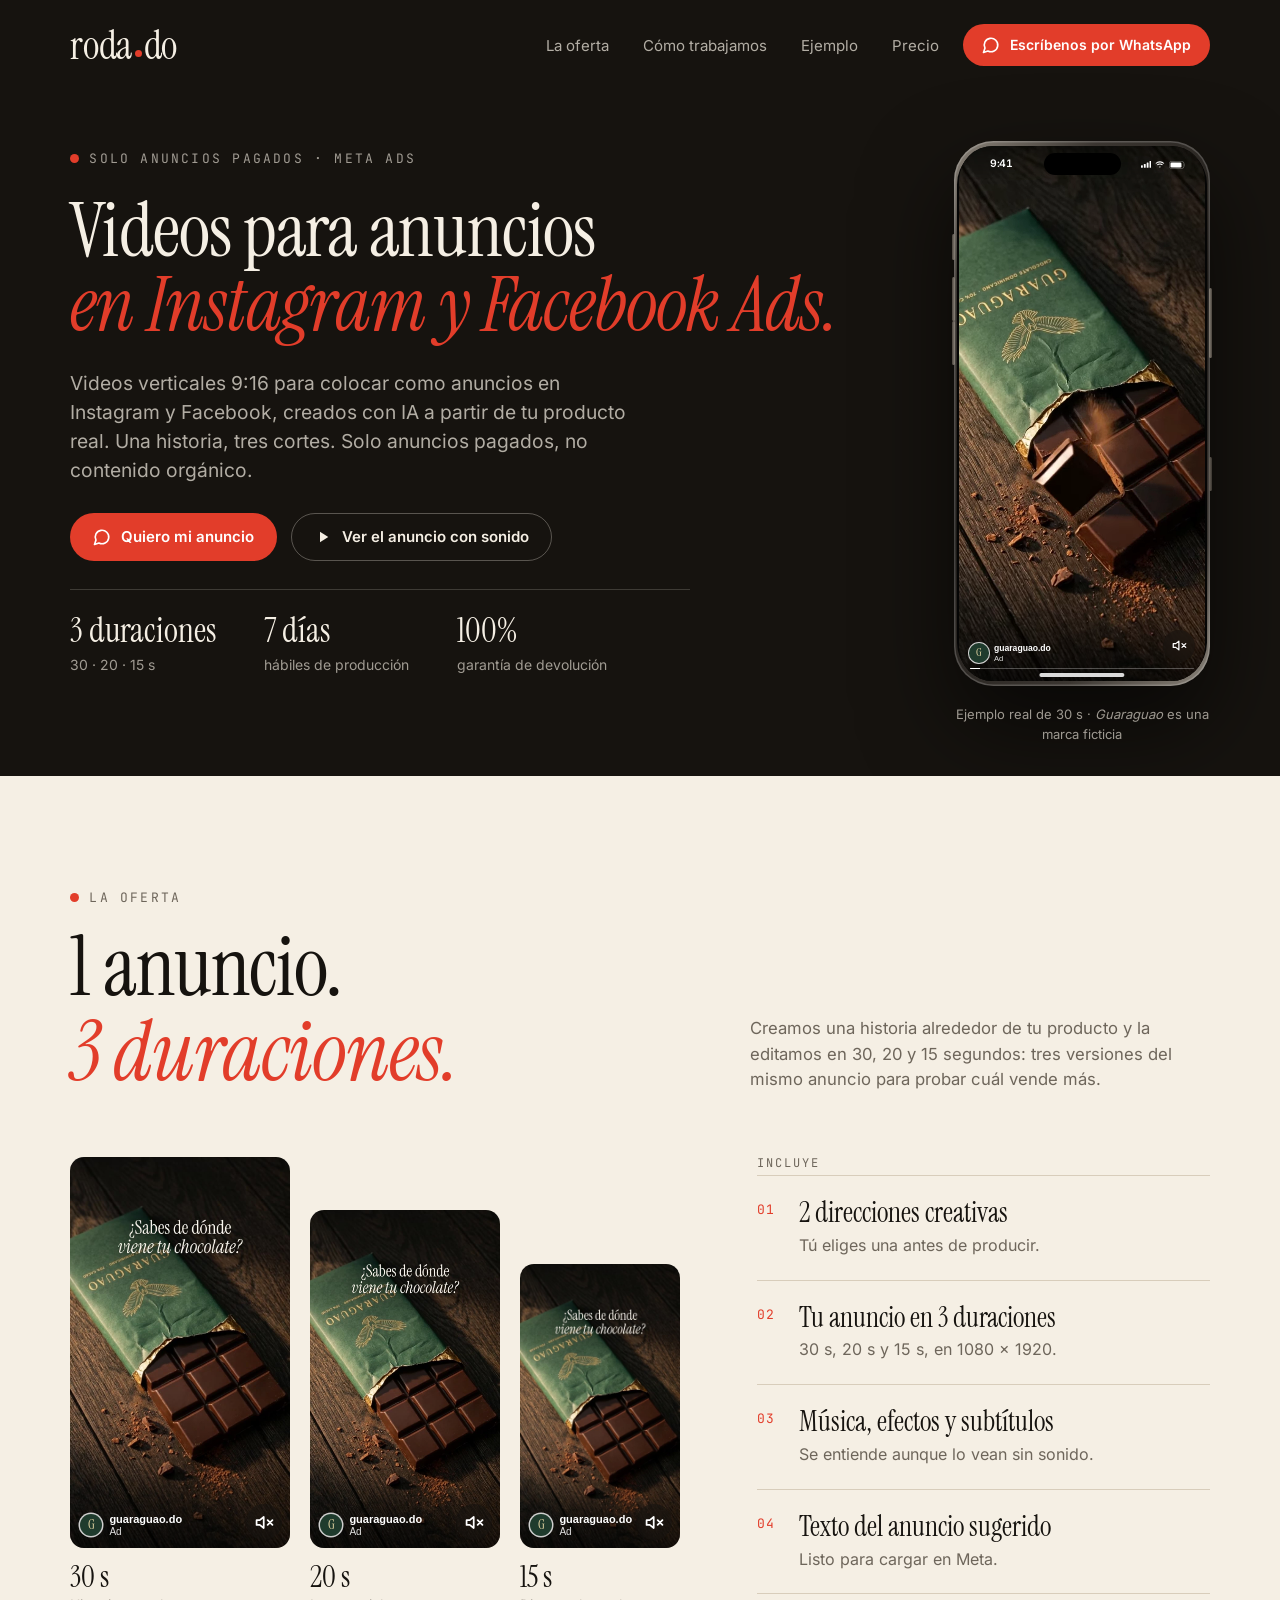
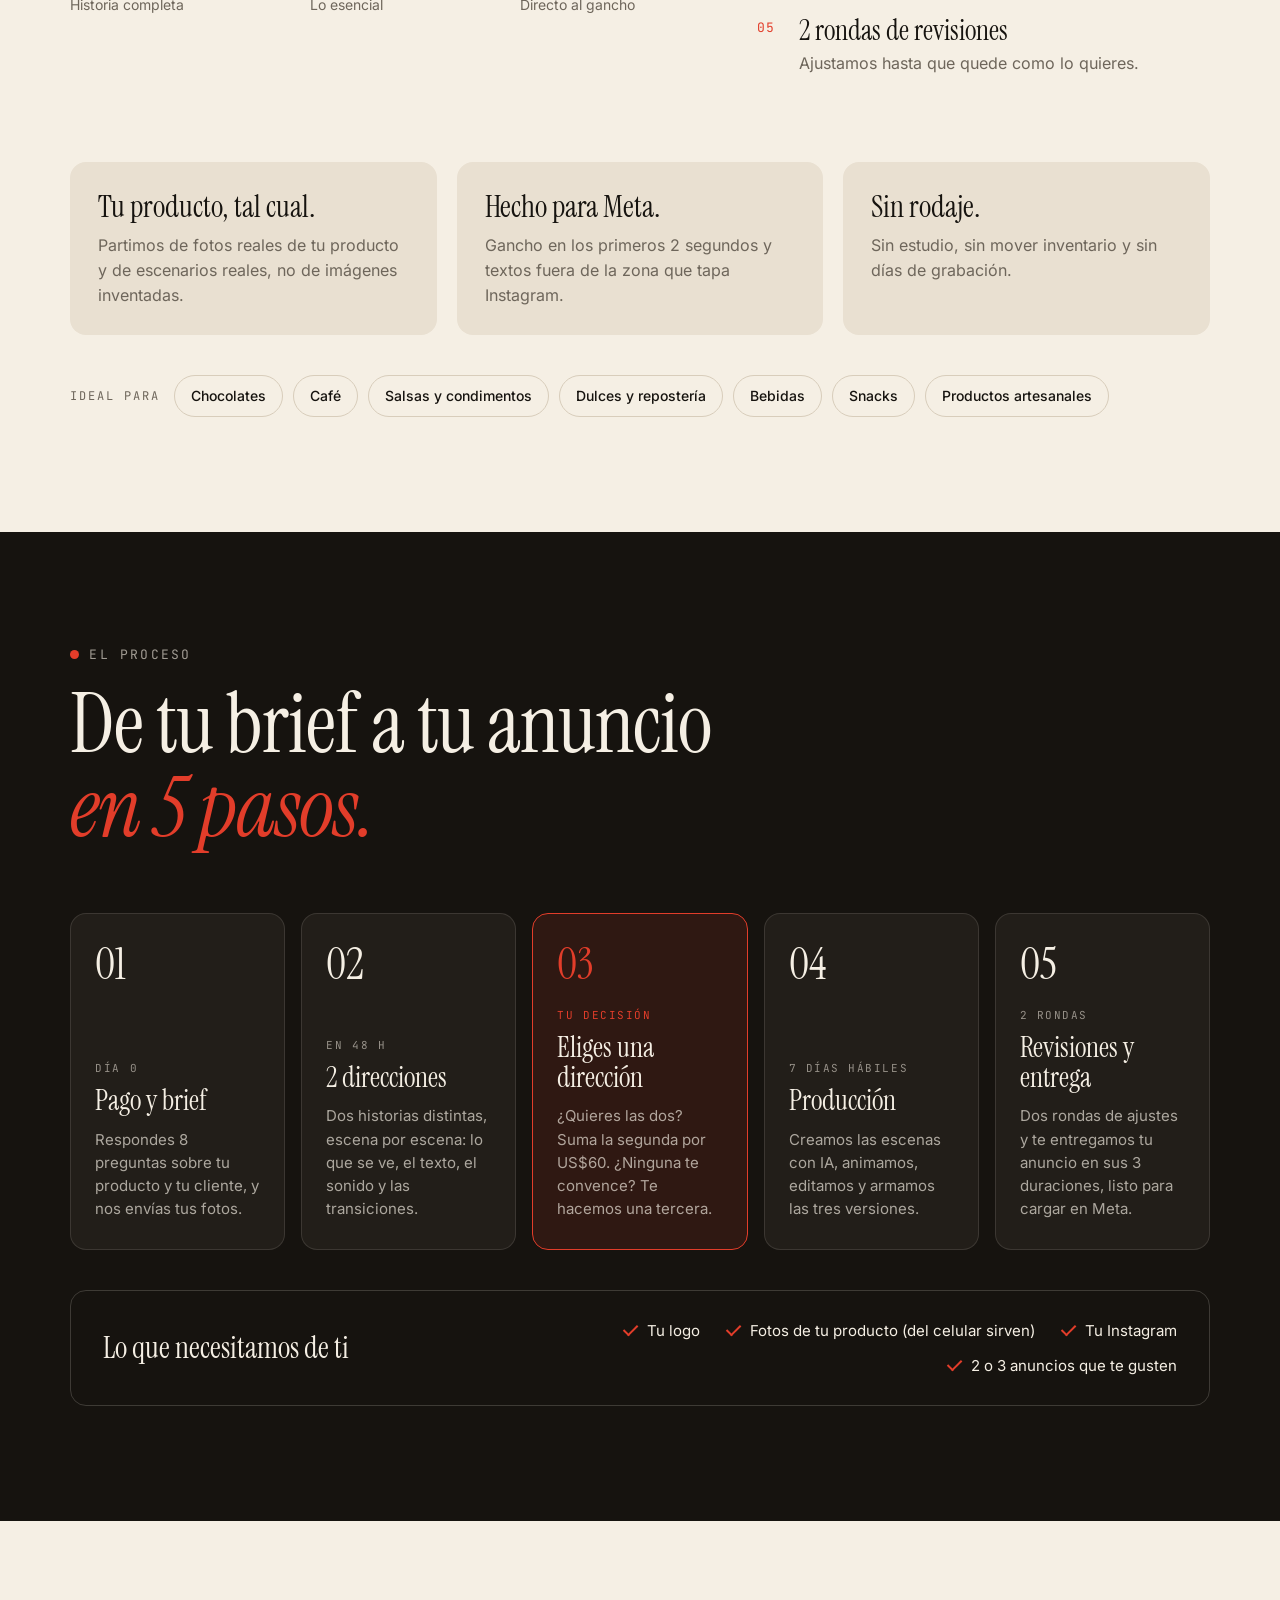
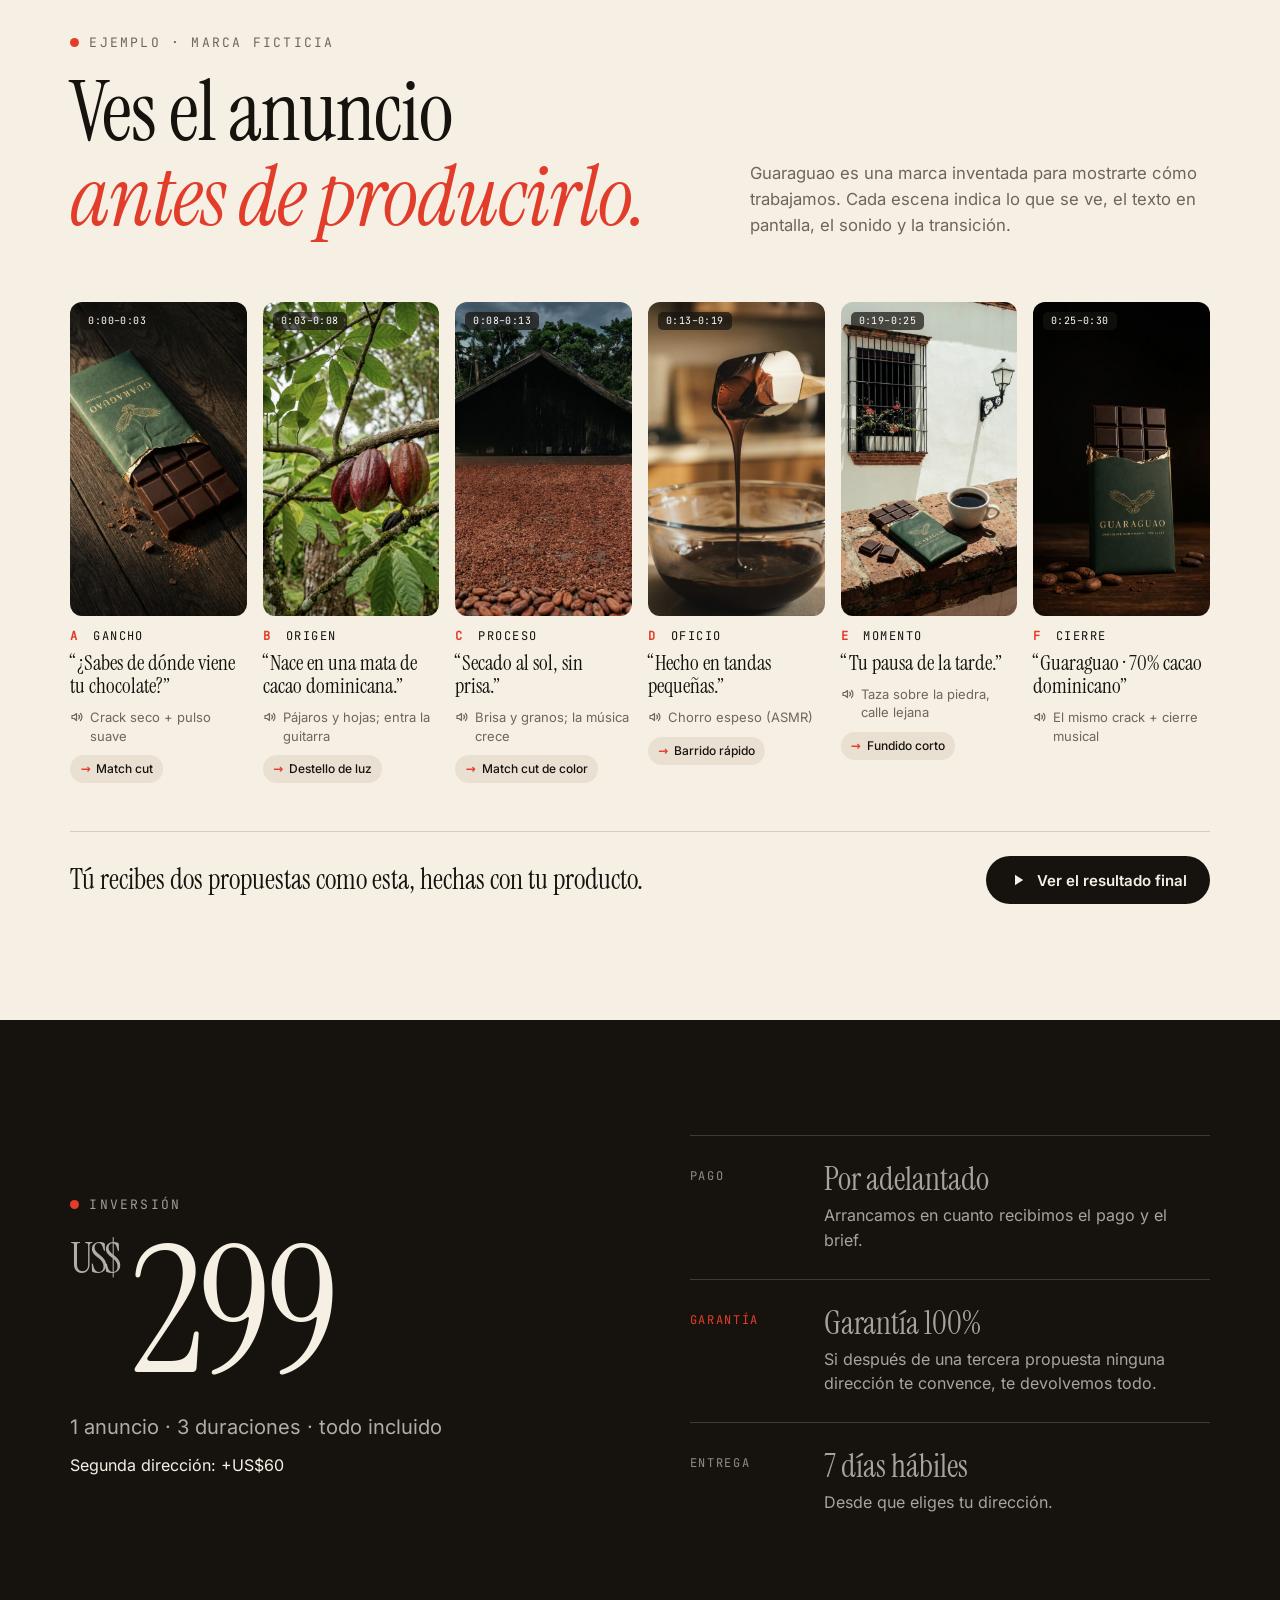
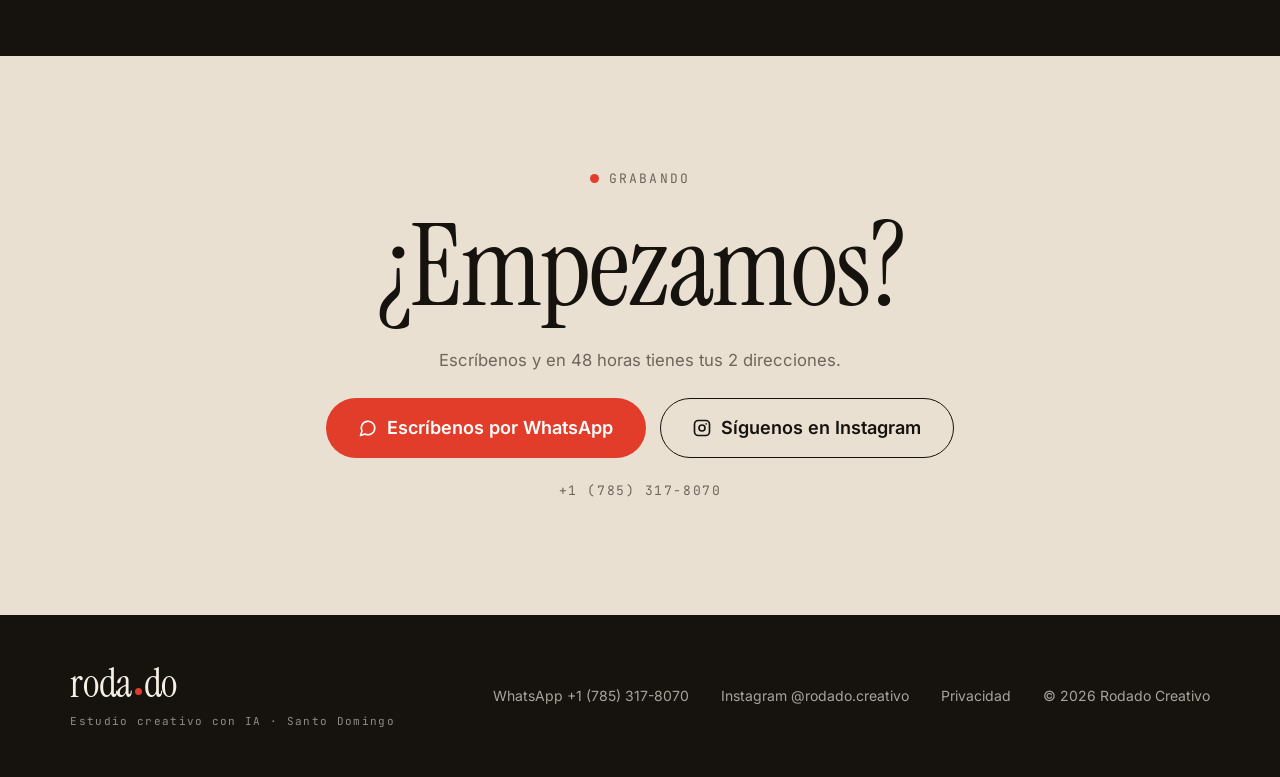
<file: index.html>
<!doctype html>
<html lang="es-DO">
<head>
<meta charset="utf-8">
<meta name="viewport" content="width=device-width, initial-scale=1, viewport-fit=cover">
<title>Rodado Creativo · Videos para anuncios en Instagram y Facebook Ads</title>
<meta name="description" content="Videos verticales 9:16 para anuncios pagados en Instagram y Facebook Ads, creados con IA a partir de tu producto real. Una historia, tres cortes (30, 20 y 15 s). US$299.">
<meta name="theme-color" content="#16130F">
<link rel="canonical" href="https://roda.do/">
<meta property="og:type" content="website">
<meta property="og:locale" content="es_DO">
<meta property="og:site_name" content="Rodado Creativo">
<meta property="og:url" content="https://roda.do/">
<meta property="og:title" content="Rodado Creativo · Videos para anuncios en Instagram y Facebook Ads">
<meta property="og:description" content="1 anuncio 9:16 en 3 duraciones (30, 20 y 15 s) para Instagram y Facebook, creado con IA a partir de tu producto real. US$299.">
<meta property="og:image" content="https://roda.do/assets/og.jpg">
<meta property="og:image:width" content="1200">
<meta property="og:image:height" content="630">
<meta property="og:image:alt" content="Rodado Creativo: videos para anuncios en Instagram y Facebook Ads, con un iPhone mostrando un anuncio de chocolate">
<meta name="twitter:card" content="summary_large_image">
<meta name="twitter:title" content="Rodado Creativo · Videos para anuncios en Instagram y Facebook Ads">
<meta name="twitter:description" content="1 anuncio 9:16 en 3 duraciones (30, 20 y 15 s) para Instagram y Facebook, creado con IA a partir de tu producto real. US$299.">
<meta name="twitter:image" content="https://roda.do/assets/og.jpg">
<link rel="icon" href="assets/brand/favicon.svg" type="image/svg+xml">
<link rel="apple-touch-icon" href="assets/brand/apple-touch-icon.png">
<link rel="preload" href="assets/fonts/instrument-serif-latin-400-normal.woff2" as="font" type="font/woff2" crossorigin>
<link rel="preload" href="assets/fonts/inter-latin-400-normal.woff2" as="font" type="font/woff2" crossorigin>
<link rel="stylesheet" href="css/styles.css?v=4">
  <!-- Meta Pixel -->
  <script>
    !function(f,b,e,v,n,t,s){if(f.fbq)return;n=f.fbq=function(){n.callMethod?
    n.callMethod.apply(n,arguments):n.queue.push(arguments)};if(!f._fbq)f._fbq=n;
    n.push=n;n.loaded=!0;n.version='2.0';n.queue=[];t=b.createElement(e);t.async=!0;
    t.src=v;s=b.getElementsByTagName(e)[0];s.parentNode.insertBefore(t,s)}(window,
    document,'script','https://connect.facebook.net/en_US/fbevents.js');
    fbq('init', '4472898206310136');
    fbq('track', 'PageView');
  </script>
  <noscript><img height="1" width="1" style="display:none" alt="" src="https://www.facebook.com/tr?id=4472898206310136&ev=PageView&noscript=1"></noscript>
</head>
<body>

<a class="skip" href="#oferta">Saltar al contenido</a>

<!-- ============ HERO ============ -->
<header class="hero" id="inicio">
  <nav class="nav wrap" aria-label="Principal">
    <a class="logo" href="#inicio" aria-label="Rodado Creativo, inicio">roda<span class="logo-dot" aria-hidden="true"></span>do</a>
    <ul class="nav-links">
      <li><a href="#oferta">La oferta</a></li>
      <li><a href="#proceso">Cómo trabajamos</a></li>
      <li><a href="#ejemplo">Ejemplo</a></li>
      <li><a href="#precio">Precio</a></li>
    </ul>
    <a class="btn btn-rec btn-sm nav-cta" data-wa href="https://wa.me/17853178070">
      <svg class="ico" viewBox="0 0 24 24" aria-hidden="true"><path d="M7.9 20A9 9 0 1 0 4 16.1L2 22Z"/></svg>
      <span>Escríbenos<span class="hide-sm"> por WhatsApp</span></span>
    </a>
  </nav>

  <div class="hero-body wrap">
    <div class="pitch">
      <p class="kicker kicker-dark"><span class="rec" aria-hidden="true"></span>Solo anuncios pagados · Meta Ads</p>
      <h1 class="display">Videos para anuncios<br><em>en Instagram y Facebook Ads.</em></h1>
      <p class="lead">Videos verticales 9:16 para colocar como anuncios en Instagram y Facebook, creados con IA a partir de tu producto real. Una historia, tres cortes. Solo anuncios pagados, no contenido orgánico.</p>
      <div class="ctas">
        <a class="btn btn-rec" data-wa href="https://wa.me/17853178070">
          <svg class="ico" viewBox="0 0 24 24" aria-hidden="true"><path d="M7.9 20A9 9 0 1 0 4 16.1L2 22Z"/></svg>
          Quiero mi anuncio
        </a>
        <button class="btn btn-ghost" type="button" data-play-sound>
          <svg class="ico ico-fill" viewBox="0 0 24 24" aria-hidden="true"><path d="M8 5v14l11-7z"/></svg>
          Ver el anuncio con sonido
        </button>
      </div>
      <dl class="facts">
        <div><dt>3 duraciones</dt><dd>30 · 20 · 15 s</dd></div>
        <div><dt>7 días</dt><dd>hábiles de producción</dd></div>
        <div><dt>100%</dt><dd>garantía de devolución</dd></div>
      </dl>
    </div>

    <figure class="phone" data-hero-player>
      <div class="phone-body">
        <span class="pbtn pbtn-action" aria-hidden="true"></span>
        <span class="pbtn pbtn-volup" aria-hidden="true"></span>
        <span class="pbtn pbtn-voldn" aria-hidden="true"></span>
        <span class="pbtn pbtn-power" aria-hidden="true"></span>
        <span class="pbtn pbtn-camera" aria-hidden="true"></span>
        <div class="phone-screen">
          <video class="phone-video" playsinline muted loop autoplay preload="metadata"
                 poster="assets/video/guaraguao-hero-poster.jpg"
                 data-src-clean-webm="assets/video/guaraguao-hero-720p.webm"
                 data-src-clean="assets/video/guaraguao-hero-720p.mp4"
                 data-src-full="assets/video/guaraguao-30s-720p.mp4">
            <source src="assets/video/guaraguao-hero-720p.webm" type="video/webm">
            <source src="assets/video/guaraguao-hero-720p.mp4" type="video/mp4">
          </video>
          <div class="phone-status" aria-hidden="true">
            <span class="st-ear"><span class="st-time">9:41</span></span>
            <span class="island"></span>
            <span class="st-ear st-icons">
              <svg class="st-cell" viewBox="0 0 17 11"><rect x="0" y="7" width="3" height="4" rx=".9"/><rect x="4.7" y="4.7" width="3" height="6.3" rx=".9"/><rect x="9.3" y="2.3" width="3" height="8.7" rx=".9"/><rect x="14" y="0" width="3" height="11" rx=".9"/></svg>
              <svg class="st-wifi" viewBox="0 0 16 11.5"><path d="M8 2.3c2.3 0 4.4.9 6 2.4l1.2-1.2A10.2 10.2 0 0 0 8 .6 10.2 10.2 0 0 0 .8 3.5L2 4.7a8.6 8.6 0 0 1 6-2.4Zm0 3.4c1.4 0 2.6.5 3.6 1.4l1.2-1.2A6.7 6.7 0 0 0 8 4a6.7 6.7 0 0 0-4.8 1.9l1.2 1.2c1-.9 2.2-1.4 3.6-1.4Zm0 3.4c.5 0 1 .2 1.3.5L8 11 6.7 9.6c.3-.3.8-.5 1.3-.5Z"/></svg>
              <svg class="st-bat" viewBox="0 0 27 13"><rect x=".6" y=".6" width="23.8" height="11.8" rx="3.6" fill="none" stroke="currentColor" stroke-width="1.1" opacity=".4"/><rect x="2.4" y="2.4" width="18" height="8.2" rx="2"/><path d="M25.8 4.4v4.2a2.3 2.3 0 0 0 0-4.2Z" opacity=".45"/></svg>
            </span>
          </div>
          <div class="phone-foot" aria-hidden="true">
            <span class="ad-avatar">G</span>
            <span class="ad-name">guaraguao.do<small class="ad-label">Ad</small></span>
          </div>
          <button class="sound-toggle" type="button" data-sound-toggle aria-label="Activar sonido" aria-pressed="false">
            <svg class="ico" viewBox="0 0 24 24" aria-hidden="true"><path class="spk" d="M11 5 6 9H2v6h4l5 4z"/><path class="wave" d="M15.5 8.5a5 5 0 0 1 0 7M19 5a10 10 0 0 1 0 14"/><path class="mute" d="m22 9-6 6M16 9l6 6"/></svg>
          </button>
          <div class="progress" aria-hidden="true"><span data-progress></span></div>
          <span class="home-bar" aria-hidden="true"></span>
        </div>
      </div>
      <figcaption>Ejemplo real de 30 s · <em>Guaraguao</em> es una marca ficticia</figcaption>
    </figure>
  </div>
</header>

<main>
<!-- ============ OFERTA ============ -->
<section class="section light" id="oferta" aria-labelledby="oferta-t">
  <div class="wrap">
    <div class="sec-head">
      <div>
        <p class="kicker"><span class="rec" aria-hidden="true"></span>La oferta</p>
        <h2 class="h2" id="oferta-t">1 anuncio.<br><em>3 duraciones.</em></h2>
      </div>
      <p class="sec-lead">Creamos una historia alrededor de tu producto y la editamos en 30, 20 y 15 segundos: tres versiones del mismo anuncio para probar cuál vende más.</p>
    </div>

    <div class="offer">
      <div class="cuts">
        <figure class="cut" data-cut>
          <div class="cut-frame">
            <video playsinline muted loop preload="none" poster="assets/video/guaraguao-30s-poster.jpg" src="assets/video/guaraguao-30s-720p.mp4"></video>
            <div class="cut-ad" aria-hidden="true"><span class="cut-av">G</span><span class="ad-name">guaraguao.do<small class="ad-label">Ad</small></span></div>
            <button class="cut-sound" type="button" aria-label="Activar sonido del corte de 30 segundos" aria-pressed="false"><svg class="ico" viewBox="0 0 24 24" aria-hidden="true"><path class="spk" d="M11 5 6 9H2v6h4l5 4z"/><path class="wave" d="M15.5 8.5a5 5 0 0 1 0 7"/><path class="mute" d="m22 9-6 6M16 9l6 6"/></svg></button>
          </div>
          <figcaption><strong>30 s</strong><span>Historia completa</span></figcaption>
        </figure>
        <figure class="cut" data-cut>
          <div class="cut-frame">
            <video playsinline muted loop preload="none" poster="assets/video/guaraguao-20s-poster.jpg" src="assets/video/guaraguao-20s-720p.mp4"></video>
            <div class="cut-ad" aria-hidden="true"><span class="cut-av">G</span><span class="ad-name">guaraguao.do<small class="ad-label">Ad</small></span></div>
            <button class="cut-sound" type="button" aria-label="Activar sonido del corte de 20 segundos" aria-pressed="false"><svg class="ico" viewBox="0 0 24 24" aria-hidden="true"><path class="spk" d="M11 5 6 9H2v6h4l5 4z"/><path class="wave" d="M15.5 8.5a5 5 0 0 1 0 7"/><path class="mute" d="m22 9-6 6M16 9l6 6"/></svg></button>
          </div>
          <figcaption><strong>20 s</strong><span>Lo esencial</span></figcaption>
        </figure>
        <figure class="cut" data-cut>
          <div class="cut-frame">
            <video playsinline muted loop preload="none" poster="assets/video/guaraguao-15s-poster.jpg" src="assets/video/guaraguao-15s-720p.mp4"></video>
            <div class="cut-ad" aria-hidden="true"><span class="cut-av">G</span><span class="ad-name">guaraguao.do<small class="ad-label">Ad</small></span></div>
            <button class="cut-sound" type="button" aria-label="Activar sonido del corte de 15 segundos" aria-pressed="false"><svg class="ico" viewBox="0 0 24 24" aria-hidden="true"><path class="spk" d="M11 5 6 9H2v6h4l5 4z"/><path class="wave" d="M15.5 8.5a5 5 0 0 1 0 7"/><path class="mute" d="m22 9-6 6M16 9l6 6"/></svg></button>
          </div>
          <figcaption><strong>15 s</strong><span>Directo al gancho</span></figcaption>
        </figure>
      </div>

      <div class="includes">
        <p class="label">Incluye</p>
        <ol class="list">
          <li><span class="num">01</span><div><h3>2 direcciones creativas</h3><p>Tú eliges una antes de producir.</p></div></li>
          <li><span class="num">02</span><div><h3>Tu anuncio en 3 duraciones</h3><p>30 s, 20 s y 15 s, en 1080 × 1920.</p></div></li>
          <li><span class="num">03</span><div><h3>Música, efectos y subtítulos</h3><p>Se entiende aunque lo vean sin sonido.</p></div></li>
          <li><span class="num">04</span><div><h3>Texto del anuncio sugerido</h3><p>Listo para cargar en Meta.</p></div></li>
          <li><span class="num">05</span><div><h3>2 rondas de revisiones</h3><p>Ajustamos hasta que quede como lo quieres.</p></div></li>
        </ol>
      </div>
    </div>

    <div class="reasons">
      <article class="card"><h3>Tu producto, tal cual.</h3><p>Partimos de fotos reales de tu producto y de escenarios reales, no de imágenes inventadas.</p></article>
      <article class="card"><h3>Hecho para Meta.</h3><p>Gancho en los primeros 2 segundos y textos fuera de la zona que tapa Instagram.</p></article>
      <article class="card"><h3>Sin rodaje.</h3><p>Sin estudio, sin mover inventario y sin días de grabación.</p></article>
    </div>

    <div class="chips" aria-label="Ideal para">
      <span class="label">Ideal para</span>
      <span class="chip">Chocolates</span><span class="chip">Café</span><span class="chip">Salsas y condimentos</span><span class="chip">Dulces y repostería</span><span class="chip">Bebidas</span><span class="chip">Snacks</span><span class="chip">Productos artesanales</span>
    </div>
  </div>
</section>

<!-- ============ PROCESO ============ -->
<section class="section dark" id="proceso" aria-labelledby="proceso-t">
  <div class="wrap">
    <p class="kicker kicker-dark"><span class="rec" aria-hidden="true"></span>El proceso</p>
    <h2 class="h2" id="proceso-t">De tu brief a tu anuncio<br><em>en 5 pasos.</em></h2>

    <ol class="steps">
      <li class="step"><span class="step-n">01</span><span class="step-tag">Día 0</span><h3>Pago y brief</h3><p>Respondes 8 preguntas sobre tu producto y tu cliente, y nos envías tus fotos.</p></li>
      <li class="step"><span class="step-n">02</span><span class="step-tag">En 48 h</span><h3>2 direcciones</h3><p>Dos historias distintas, escena por escena: lo que se ve, el texto, el sonido y las transiciones.</p></li>
      <li class="step is-key"><span class="step-n">03</span><span class="step-tag">Tu decisión</span><h3>Eliges una dirección</h3><p>¿Quieres las dos? Suma la segunda por US$60. ¿Ninguna te convence? Te hacemos una tercera.</p></li>
      <li class="step"><span class="step-n">04</span><span class="step-tag">7 días hábiles</span><h3>Producción</h3><p>Creamos las escenas con IA, animamos, editamos y armamos las tres versiones.</p></li>
      <li class="step"><span class="step-n">05</span><span class="step-tag">2 rondas</span><h3>Revisiones y entrega</h3><p>Dos rondas de ajustes y te entregamos tu anuncio en sus 3 duraciones, listo para cargar en Meta.</p></li>
    </ol>

    <div class="needs">
      <h3>Lo que necesitamos de ti</h3>
      <ul>
        <li>Tu logo</li>
        <li>Fotos de tu producto (del celular sirven)</li>
        <li>Tu Instagram</li>
        <li>2 o 3 anuncios que te gusten</li>
      </ul>
    </div>
  </div>
</section>

<!-- ============ EJEMPLO ============ -->
<section class="section light" id="ejemplo" aria-labelledby="ejemplo-t">
  <div class="wrap">
    <div class="sec-head">
      <div>
        <p class="kicker"><span class="rec" aria-hidden="true"></span>Ejemplo · marca ficticia</p>
        <h2 class="h2" id="ejemplo-t">Ves el anuncio<br><em>antes de producirlo.</em></h2>
      </div>
      <p class="sec-lead">Guaraguao es una marca inventada para mostrarte cómo trabajamos. Cada escena indica lo que se ve, el texto en pantalla, el sonido y la transición.</p>
    </div>

    <ol class="board">
      <li class="scene"><div class="scene-img"><img src="assets/img/escena-a.jpg" alt="Barra de chocolate Guaraguao abierta sobre madera oscura" loading="lazy" width="540" height="960"><span class="tc">0:00–0:03</span></div>
        <p class="scene-k"><b>A</b> Gancho</p><p class="ost">“¿Sabes de dónde viene tu chocolate?”</p><p class="sfx">Crack seco + pulso suave</p><p class="tr">Match cut</p></li>
      <li class="scene"><div class="scene-img"><img src="assets/img/escena-b.jpg" alt="Mazorcas de cacao en la mata" loading="lazy" width="540" height="960"><span class="tc">0:03–0:08</span></div>
        <p class="scene-k"><b>B</b> Origen</p><p class="ost">“Nace en una mata de cacao dominicana.”</p><p class="sfx">Pájaros y hojas; entra la guitarra</p><p class="tr">Destello de luz</p></li>
      <li class="scene"><div class="scene-img"><img src="assets/img/escena-c.jpg" alt="Granos de cacao secándose al sol" loading="lazy" width="540" height="960"><span class="tc">0:08–0:13</span></div>
        <p class="scene-k"><b>C</b> Proceso</p><p class="ost">“Secado al sol, sin prisa.”</p><p class="sfx">Brisa y granos; la música crece</p><p class="tr">Match cut de color</p></li>
      <li class="scene"><div class="scene-img"><img src="assets/img/escena-d.jpg" alt="Chocolate fundido cayendo de una espátula" loading="lazy" width="540" height="960"><span class="tc">0:13–0:19</span></div>
        <p class="scene-k"><b>D</b> Oficio</p><p class="ost">“Hecho en tandas pequeñas.”</p><p class="sfx">Chorro espeso (ASMR)</p><p class="tr">Barrido rápido</p></li>
      <li class="scene"><div class="scene-img"><img src="assets/img/escena-e.jpg" alt="Café y chocolate en una ventana de la Zona Colonial" loading="lazy" width="540" height="960"><span class="tc">0:19–0:25</span></div>
        <p class="scene-k"><b>E</b> Momento</p><p class="ost">“Tu pausa de la tarde.”</p><p class="sfx">Taza sobre la piedra, calle lejana</p><p class="tr">Fundido corto</p></li>
      <li class="scene"><div class="scene-img"><img src="assets/img/escena-f.jpg" alt="Empaque Guaraguao de pie, toma final" loading="lazy" width="540" height="960"><span class="tc">0:25–0:30</span></div>
        <p class="scene-k"><b>F</b> Cierre</p><p class="ost">“Guaraguao · 70% cacao dominicano”</p><p class="sfx">El mismo crack + cierre musical</p></li>
    </ol>

    <div class="board-foot">
      <p>Tú recibes dos propuestas como esta, hechas con tu producto.</p>
      <button class="btn btn-dark" type="button" data-play-sound>
        <svg class="ico ico-fill" viewBox="0 0 24 24" aria-hidden="true"><path d="M8 5v14l11-7z"/></svg>
        Ver el resultado final
      </button>
    </div>
  </div>
</section>

<!-- ============ PRECIO ============ -->
<section class="section dark" id="precio" aria-labelledby="precio-t">
  <div class="wrap price">
    <div>
      <p class="kicker kicker-dark"><span class="rec" aria-hidden="true"></span>Inversión</p>
      <h2 class="amount" id="precio-t"><span class="cur">US$</span>299</h2>
      <p class="amount-sub">1 anuncio · 3 duraciones · todo incluido</p>
      <p class="amount-sub amount-addon">Segunda dirección: +US$60</p>
    </div>
    <dl class="terms">
      <div><dt>Pago</dt><dd><strong>Por adelantado</strong>Arrancamos en cuanto recibimos el pago y el brief.</dd></div>
      <div class="is-key"><dt>Garantía</dt><dd><strong>Garantía 100%</strong>Si después de una tercera propuesta ninguna dirección te convence, te devolvemos todo.</dd></div>
      <div><dt>Entrega</dt><dd><strong>7 días hábiles</strong>Desde que eliges tu dirección.</dd></div>
    </dl>
  </div>
</section>

<!-- ============ CTA ============ -->
<section class="section sand cta" aria-labelledby="cta-t">
  <div class="wrap">
    <p class="kicker"><span class="rec rec-blink" aria-hidden="true"></span>Grabando</p>
    <h2 class="display-cta" id="cta-t">¿Empezamos?</h2>
    <p class="sec-lead center">Escríbenos y en 48 horas tienes tus 2 direcciones.</p>
    <div class="ctas">
      <a class="btn btn-rec btn-lg" data-wa href="https://wa.me/17853178070">
        <svg class="ico" viewBox="0 0 24 24" aria-hidden="true"><path d="M7.9 20A9 9 0 1 0 4 16.1L2 22Z"/></svg>
        Escríbenos por WhatsApp
      </a>
      <a class="btn btn-outline btn-lg" href="https://www.instagram.com/rodado.creativo/" target="_blank" rel="noopener">
        <svg class="ico" viewBox="0 0 24 24" aria-hidden="true"><rect x="2" y="2" width="20" height="20" rx="5"/><circle cx="12" cy="12" r="4"/><path d="M17.5 6.5h.01"/></svg>
        Síguenos en Instagram
      </a>
    </div>
    <p class="mono">+1 (785) 317-8070</p>
  </div>
</section>
</main>

<footer class="footer">
  <div class="wrap footer-in">
    <div>
      <a class="logo logo-lg" href="#inicio">roda<span class="logo-dot" aria-hidden="true"></span>do</a>
      <p class="mono small">Estudio creativo con IA · Santo Domingo</p>
    </div>
    <ul>
      <li><a data-wa href="https://wa.me/17853178070">WhatsApp +1 (785) 317-8070</a></li>
      <li><a href="https://www.instagram.com/rodado.creativo/" target="_blank" rel="noopener">Instagram @rodado.creativo</a></li>
      <li><a href="privacidad.html">Privacidad</a></li>
      <li>© <span data-year>2026</span> Rodado Creativo</li>
    </ul>
  </div>
</footer>

<!-- Floating WhatsApp for mobile -->
<a class="fab" data-wa href="https://wa.me/17853178070" aria-label="Escríbenos por WhatsApp">
  <svg class="ico" viewBox="0 0 24 24" aria-hidden="true"><path d="M7.9 20A9 9 0 1 0 4 16.1L2 22Z"/></svg>
</a>

<script src="js/main.js?v=3" defer></script>
</body>
</html>
</file>
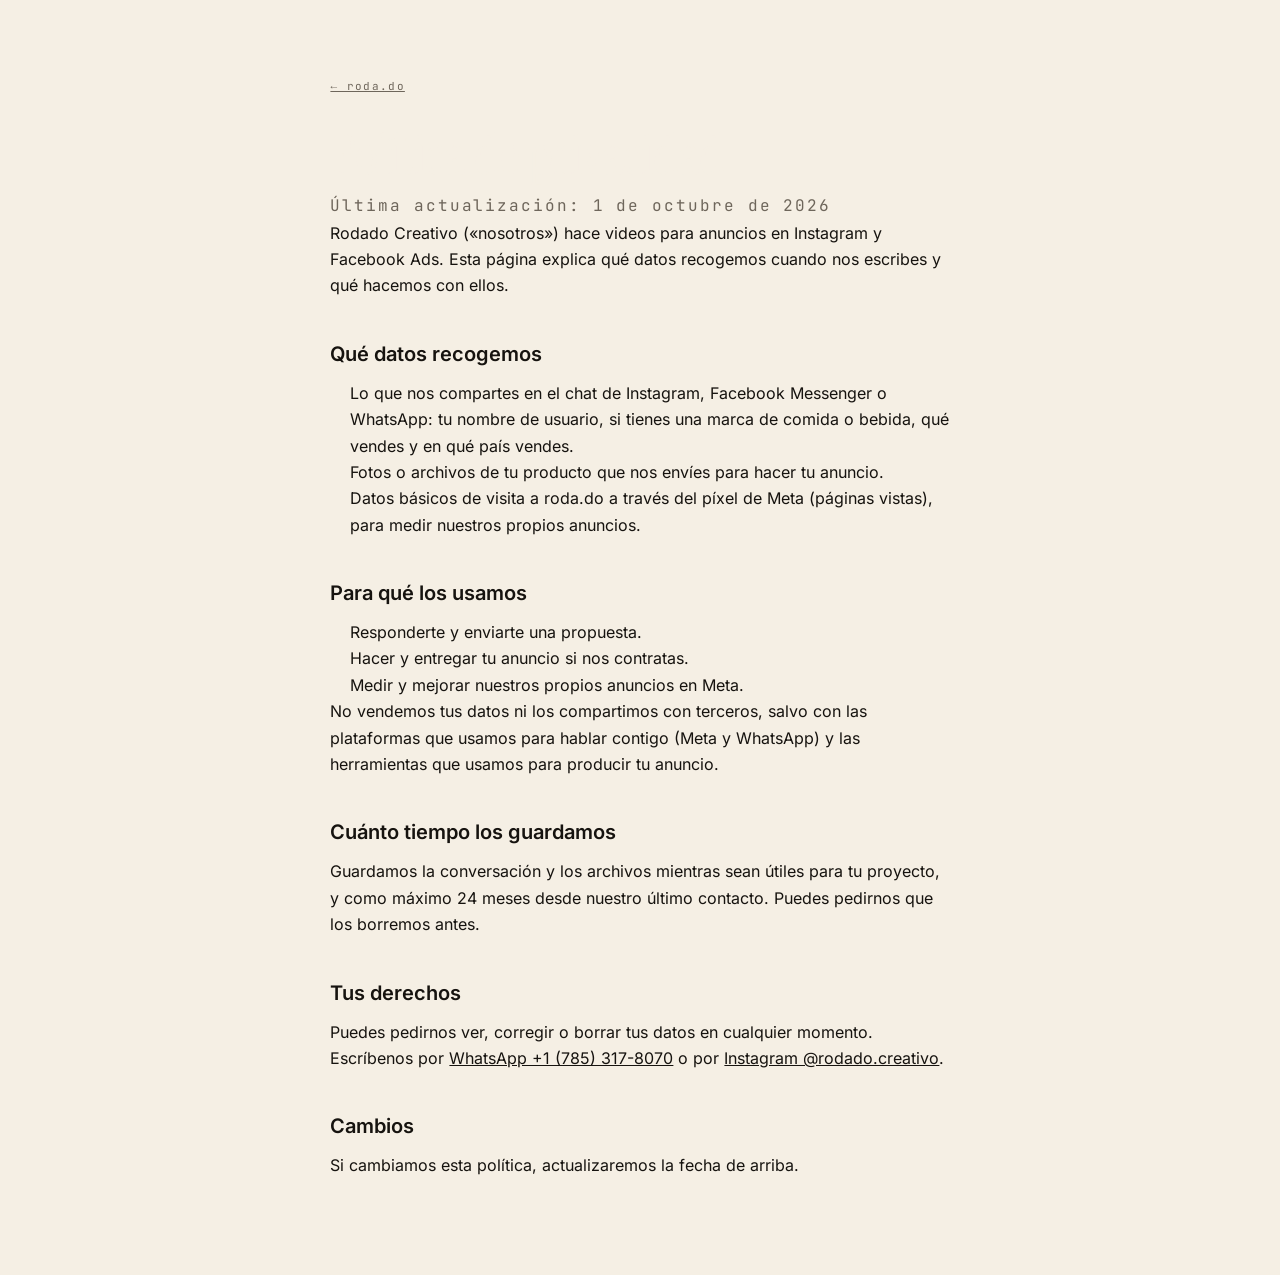
<file: privacidad.html>
<!doctype html>
<html lang="es-DO">
<head>
<meta charset="utf-8">
<meta name="viewport" content="width=device-width, initial-scale=1, viewport-fit=cover">
<title>Política de privacidad · Rodado Creativo</title>
<meta name="description" content="Cómo Rodado Creativo recoge y usa los datos que nos compartes por Instagram, Facebook o WhatsApp.">
<meta name="theme-color" content="#16130F">
<link rel="canonical" href="https://roda.do/privacidad.html">
<link rel="icon" href="assets/brand/favicon.svg" type="image/svg+xml">
<link rel="stylesheet" href="css/styles.css?v=4">
<style>
.legal{padding:72px 0 96px}
.legal .wrap{max-width:760px}
.legal h1{font-size:clamp(36px,5vw,56px);line-height:1.05;margin:0 0 8px}
.legal h2{font-size:20px;margin:40px 0 10px}
.legal p,.legal li{font-size:16px;line-height:1.65}
.legal ul{padding-left:20px}
.legal .back{display:inline-block;margin-bottom:32px}
</style>
</head>
<body>
<main class="legal">
  <div class="wrap">
    <a class="back mono small" href="/">← roda.do</a>
    <h1 class="display">Política de privacidad</h1>
    <p class="mono small">Última actualización: 1 de octubre de 2026</p>

    <p>Rodado Creativo («nosotros») hace videos para anuncios en Instagram y Facebook Ads. Esta página explica qué datos recogemos cuando nos escribes y qué hacemos con ellos.</p>

    <h2>Qué datos recogemos</h2>
    <ul>
      <li>Lo que nos compartes en el chat de Instagram, Facebook Messenger o WhatsApp: tu nombre de usuario, si tienes una marca de comida o bebida, qué vendes y en qué país vendes.</li>
      <li>Fotos o archivos de tu producto que nos envíes para hacer tu anuncio.</li>
      <li>Datos básicos de visita a roda.do a través del píxel de Meta (páginas vistas), para medir nuestros propios anuncios.</li>
    </ul>

    <h2>Para qué los usamos</h2>
    <ul>
      <li>Responderte y enviarte una propuesta.</li>
      <li>Hacer y entregar tu anuncio si nos contratas.</li>
      <li>Medir y mejorar nuestros propios anuncios en Meta.</li>
    </ul>
    <p>No vendemos tus datos ni los compartimos con terceros, salvo con las plataformas que usamos para hablar contigo (Meta y WhatsApp) y las herramientas que usamos para producir tu anuncio.</p>

    <h2>Cuánto tiempo los guardamos</h2>
    <p>Guardamos la conversación y los archivos mientras sean útiles para tu proyecto, y como máximo 24 meses desde nuestro último contacto. Puedes pedirnos que los borremos antes.</p>

    <h2>Tus derechos</h2>
    <p>Puedes pedirnos ver, corregir o borrar tus datos en cualquier momento. Escríbenos por <a data-wa href="https://wa.me/17853178070">WhatsApp +1 (785) 317-8070</a> o por <a href="https://www.instagram.com/rodado.creativo/" target="_blank" rel="noopener">Instagram @rodado.creativo</a>.</p>

    <h2>Cambios</h2>
    <p>Si cambiamos esta política, actualizaremos la fecha de arriba.</p>
  </div>
</main>
</body>
</html>
</file>
<file: css/styles.css>
/* Rodado Creativo — estilos del sitio */
@font-face{font-family:"Instrument Serif";src:url(../assets/fonts/instrument-serif-latin-400-normal.woff2) format("woff2");font-weight:400;font-style:normal;font-display:swap}
@font-face{font-family:"Instrument Serif";src:url(../assets/fonts/instrument-serif-latin-400-italic.woff2) format("woff2");font-weight:400;font-style:italic;font-display:swap}
@font-face{font-family:Inter;src:url(../assets/fonts/inter-latin-400-normal.woff2) format("woff2");font-weight:400;font-display:swap}
@font-face{font-family:Inter;src:url(../assets/fonts/inter-latin-500-normal.woff2) format("woff2");font-weight:500;font-display:swap}
@font-face{font-family:Inter;src:url(../assets/fonts/inter-latin-600-normal.woff2) format("woff2");font-weight:600;font-display:swap}
@font-face{font-family:"JetBrains Mono";src:url(../assets/fonts/jetbrains-mono-latin-400-normal.woff2) format("woff2");font-weight:400;font-display:swap}

:root{
  --tinta:#16130F; --tinta2:#221E19; --papel:#F5EFE4; --arena:#E9E0D1; --rec:#E23D2A; --rec-h:#C9311F;
  --humo:#6E665B; --linea:#D8CDBB;
  --papel-70:rgba(245,239,228,.7); --papel-60:rgba(245,239,228,.62); --papel-18:rgba(245,239,228,.18); --papel-12:rgba(245,239,228,.12);
  --serif:"Instrument Serif",Georgia,serif; --sans:Inter,system-ui,-apple-system,"Segoe UI",sans-serif; --mono:"JetBrains Mono",ui-monospace,monospace; --ig:-apple-system,BlinkMacSystemFont,"SF Pro Text","Segoe UI",Roboto,Helvetica,Arial,sans-serif;
  --gutter:clamp(20px,5.5vw,80px); --max:1440px;
  --sec-y:clamp(72px,9vw,120px);
}
*,*::before,*::after{box-sizing:border-box}
html{scroll-behavior:smooth;-webkit-text-size-adjust:100%}
body{margin:0;background:var(--papel);color:var(--tinta);font:400 16px/1.55 var(--sans);-webkit-font-smoothing:antialiased;text-rendering:optimizeLegibility}
img,video{display:block;max-width:100%}
a{color:inherit}
h1,h2,h3,p,ul,ol,dl,dd,figure{margin:0;padding:0}
ul,ol{list-style:none}
em{font-style:italic}
.wrap{width:100%;max-width:var(--max);margin:0 auto;padding-left:var(--gutter);padding-right:var(--gutter)}
.skip{position:absolute;left:-9999px;top:8px;z-index:100;background:var(--papel);padding:8px 12px;border-radius:8px}
.skip:focus{left:8px}
:focus-visible{outline:2px solid var(--rec);outline-offset:3px;border-radius:6px}

/* ---------- Tipos ---------- */
.kicker{display:flex;align-items:center;gap:10px;font:400 13px/1 var(--mono);letter-spacing:.17em;text-transform:uppercase;color:var(--humo);margin-bottom:20px}
.kicker-dark{color:var(--papel-60)}
.rec{width:9px;height:9px;border-radius:50%;background:var(--rec);flex:none;display:inline-block}
.rec-blink{animation:blink 1.4s steps(1) infinite}
@keyframes blink{50%{opacity:.15}}
.display{font:400 clamp(44px,5.9vw,92px)/.98 var(--serif);letter-spacing:-.012em;color:var(--papel)}
.display em,.h2 em{color:var(--rec)}
.h2{font:400 clamp(46px,6.6vw,96px)/1 var(--serif);letter-spacing:-.012em}
.lead{font-size:clamp(16px,1.5vw,21px);line-height:1.5;color:var(--papel-70);max-width:560px}
.sec-lead{font-size:clamp(15px,1.3vw,19px);color:var(--humo);max-width:460px}
.label{font:400 12px/1 var(--mono);letter-spacing:.16em;text-transform:uppercase;color:var(--humo)}
.mono{font:400 13px/1.4 var(--mono);letter-spacing:.12em;color:var(--humo)}
.small{font-size:11px}
.center{text-align:center;margin-left:auto;margin-right:auto}

/* ---------- Botones ---------- */
.btn{display:inline-flex;align-items:center;justify-content:center;gap:10px;min-height:48px;padding:14px 22px;border-radius:999px;border:1px solid transparent;font:600 15px/1 var(--sans);text-decoration:none;cursor:pointer;transition:background .2s,transform .2s,border-color .2s;white-space:nowrap}
.btn:active{transform:translateY(1px)}
.btn-rec{background:var(--rec);color:#fff}
.btn-rec:hover{background:var(--rec-h)}
.btn-ghost{background:transparent;color:var(--papel);border-color:rgba(245,239,228,.3)}
.btn-ghost:hover{border-color:var(--papel)}
.btn-dark{background:var(--tinta);color:var(--papel)}
.btn-dark:hover{background:#000}
.btn-outline{background:transparent;color:var(--tinta);border:1.5px solid var(--tinta)}
.btn-outline:hover{background:var(--tinta);color:var(--papel)}
.btn-sm{min-height:42px;padding:11px 18px;font-size:14px}
.btn-lg{min-height:60px;padding:20px 32px;font-size:18px}
.ico{width:18px;height:18px;flex:none;fill:none;stroke:currentColor;stroke-width:2.2;stroke-linecap:round;stroke-linejoin:round}
.ico-fill{fill:currentColor;stroke:none}

/* ---------- Logo ---------- */
.logo{display:inline-flex;align-items:flex-end;font:400 40px/1 var(--serif);color:var(--papel);text-decoration:none;letter-spacing:-.01em}
.logo-dot{width:7px;height:7px;border-radius:50%;background:var(--rec);margin:0 2px 8px 3px}
.logo-lg{font-size:40px}

/* ---------- Hero ---------- */
.hero{background:var(--tinta);color:var(--papel);padding-bottom:clamp(56px,7vw,96px);overflow:hidden}
.nav{display:flex;align-items:center;justify-content:space-between;gap:24px;padding-top:24px;padding-bottom:24px}
.nav-links{display:flex;gap:34px;margin-left:auto}
.nav-links a{font-size:15px;color:var(--papel-70);text-decoration:none}
.nav-links a:hover{color:var(--papel)}
.hero-body{display:grid;grid-template-columns:minmax(0,1fr) auto;gap:clamp(40px,6vw,96px);align-items:center;padding-top:clamp(24px,4vw,56px)}
.pitch{display:flex;flex-direction:column;gap:28px}
.pitch .kicker{margin-bottom:0}
.ctas{display:flex;flex-wrap:wrap;gap:14px}
.facts{display:flex;gap:48px;padding-top:24px;border-top:1px solid var(--papel-18);max-width:620px}
.facts dt{font:400 34px/1 var(--serif)}
.facts dd{font-size:14px;color:var(--papel-60);margin-top:6px}

/* Teléfono / reproductor */
/* iPhone 17: pantalla completa, bordes finos, Dynamic Island */
.phone{position:relative;container-type:inline-size;width:clamp(250px,20vw,290px);display:flex;flex-direction:column;align-items:center;gap:18px}
.phone-body{position:relative;width:100%;padding:1.9%;border-radius:15.4cqw;
  background:linear-gradient(135deg,#8d867c 0%,#3b3631 18%,#1b1815 50%,#3b3631 82%,#8d867c 100%);
  box-shadow:inset 0 0 0 1.5px rgba(255,255,255,.18),0 40px 90px rgba(0,0,0,.6)}
.phone-body::before{content:"";position:absolute;inset:1.1%;border-radius:14.6cqw;background:#050505}
.pbtn{position:absolute;width:3px;border-radius:2px;background:linear-gradient(90deg,#4a443d,#8d867c)}
.pbtn-action{left:-2px;top:17%;height:26px}
.pbtn-volup{left:-2px;top:25%;height:44px}
.pbtn-voldn{left:-2px;top:33%;height:44px}
.pbtn-power{right:-2px;top:27%;height:70px;background:linear-gradient(270deg,#4a443d,#8d867c)}
.pbtn-camera{right:-2px;top:58%;height:34px;background:linear-gradient(270deg,#3a352f,#6d665d)}
/* Medidas reales del iPhone 17 (pantalla 402 × 874 pt); 1 pt = 100cqw / 402 */
.phone-screen{position:relative;width:100%;aspect-ratio:402/874;border-radius:13.3cqw;overflow:hidden;background:#000;isolation:isolate;container-type:inline-size}
.phone-video{position:absolute;inset:0;width:100%;height:100%;object-fit:cover}
.phone-status{position:absolute;left:0;right:0;top:0;height:13.4cqw;display:flex;align-items:flex-start;color:#fff;z-index:2;pointer-events:none;
  background:linear-gradient(rgba(0,0,0,.35),rgba(0,0,0,0))}
.st-ear{flex:1;height:14.7cqw;display:flex;align-items:center;justify-content:center;padding-top:.4cqw}
.st-time{font:600 4.23cqw/1 var(--sans);letter-spacing:-.02em;font-feature-settings:"tnum"}
.island{flex:none;width:31.3cqw;height:9.2cqw;margin-top:2.74cqw;border-radius:4.6cqw;background:#000}
.st-icons{gap:1.5cqw}
.st-icons svg{fill:currentColor;display:block}
.st-cell{width:4.23cqw;height:2.74cqw}
.st-wifi{width:3.98cqw;height:2.86cqw}
.st-bat{width:6.7cqw;height:3.23cqw}
.phone-foot{position:absolute;left:0;right:0;bottom:0;display:flex;align-items:center;gap:2.2cqw;padding:10cqw 4cqw 7.5cqw;color:#fff;z-index:2;pointer-events:none;background:linear-gradient(rgba(0,0,0,0),rgba(0,0,0,.5))}
.ad-avatar{flex:none;width:8cqw;height:8cqw;border-radius:50%;background:#1F3B2D;color:#E9D9A6;display:grid;place-items:center;font:400 4.6cqw/1 var(--serif);box-shadow:0 0 0 .4cqw rgba(255,255,255,.8)}
.ad-name{display:flex;flex-direction:column;gap:.6cqw;font:600 3.5cqw/1.1 var(--ig)}
.ad-name small{font:400 3.1cqw/1 var(--ig);color:rgba(255,255,255,.88)}
.sound-toggle{position:absolute;right:4cqw;bottom:8cqw;z-index:3;width:8cqw;height:8cqw;min-width:32px;min-height:32px;border-radius:50%;border:0;background:rgba(22,19,15,.55);backdrop-filter:blur(6px);color:#fff;display:grid;place-items:center;cursor:pointer;padding:0}
.sound-toggle .ico{width:4.2cqw;height:4.2cqw;min-width:15px;min-height:15px;stroke-width:2}
.cut-sound .ico{width:19px;height:19px}
[aria-pressed="false"] .wave{display:none}
[aria-pressed="true"] .mute{display:none}
.progress{position:absolute;left:4.5cqw;right:4.5cqw;bottom:5cqw;z-index:3;height:.6cqw;border-radius:1cqw;background:rgba(255,255,255,.28);overflow:hidden}
.progress span{display:block;height:100%;width:0;background:#fff}
.home-bar{position:absolute;left:50%;bottom:2cqw;z-index:3;transform:translateX(-50%);width:34.6cqw;height:1.25cqw;border-radius:1cqw;background:rgba(255,255,255,.85)}
.phone figcaption{font-size:13px;color:var(--papel-60);text-align:center}
/* En desktop la leyenda queda fuera del flujo para que el teléfono (no la figura) se centre con el texto */
.hero .phone figcaption{position:absolute;top:calc(100% + 18px);left:0;right:0}

/* ---------- Secciones ---------- */
.section{padding:var(--sec-y) 0}
.light{background:var(--papel)}
.dark{background:var(--tinta);color:var(--papel)}
.sand{background:var(--arena)}
.sec-head{display:flex;justify-content:space-between;align-items:flex-end;gap:40px;margin-bottom:64px}

/* Oferta */
.offer{display:grid;grid-template-columns:auto minmax(0,1fr);gap:clamp(40px,6vw,80px);align-items:start}
.cuts{display:flex;gap:20px;align-items:flex-end}
.cut{display:flex;flex-direction:column;gap:14px}
.cut:nth-child(1) .cut-frame{width:220px}
.cut:nth-child(2) .cut-frame{width:190px}
.cut:nth-child(3) .cut-frame{width:160px}
.cut-frame{position:relative;aspect-ratio:9/16;border-radius:14px;overflow:hidden;background:var(--tinta)}
.cut-frame::after{content:"";position:absolute;left:0;right:0;bottom:0;height:34%;background:linear-gradient(rgba(0,0,0,0),rgba(0,0,0,.45));pointer-events:none;z-index:1}
.cut-ad{position:absolute;left:10px;bottom:11px;z-index:2;display:flex;align-items:center;gap:7px;color:#fff;pointer-events:none}
.cut-av{flex:none;width:22px;height:22px;border-radius:50%;background:#1F3B2D;color:#E9D9A6;display:grid;place-items:center;font:400 13px/1 var(--serif);box-shadow:0 0 0 1.5px rgba(255,255,255,.8)}
.cut-ad .ad-name{gap:2px;font:600 11px/1.15 var(--ig)}
.cut-ad .ad-name small{font:400 10px/1 var(--ig)}
.cut-frame video{width:100%;height:100%;object-fit:cover}
.cut-sound{z-index:3;position:absolute;right:8px;bottom:8px;width:36px;height:36px;border-radius:50%;border:0;background:rgba(22,19,15,.6);color:#fff;display:grid;place-items:center;cursor:pointer}
.cut figcaption{display:flex;flex-direction:column;gap:2px}
.cut strong{font:400 30px/1 var(--serif)}
.cut figcaption span{font-size:14px;color:var(--humo)}
.list li{display:flex;gap:24px;padding:22px 0;border-top:1px solid var(--linea)}
.includes .label{display:block;margin-bottom:6px}
.num{font:400 13px/1.9 var(--mono);color:var(--rec);letter-spacing:.06em}
.list h3{font:400 28px/1.1 var(--serif)}
.list p{color:var(--humo);margin-top:4px}
.reasons{display:grid;grid-template-columns:repeat(3,1fr);gap:20px;margin-top:64px}
.card{background:var(--arena);border-radius:16px;padding:28px}
.card h3{font:400 30px/1.1 var(--serif);margin-bottom:10px}
.card p{color:var(--humo)}
.chips{display:flex;flex-wrap:wrap;gap:10px;align-items:center;margin-top:40px}
.chips .label{margin-right:4px}
.chip{padding:9px 16px;border:1px solid var(--linea);border-radius:999px;font-size:14px;font-weight:500}

/* Proceso */
#proceso .h2{margin-bottom:64px}
.steps{display:grid;grid-template-columns:repeat(5,1fr);gap:16px;counter-reset:s}
.step{display:flex;flex-direction:column;min-height:300px;padding:28px 24px;border-radius:16px;background:var(--tinta2);border:1px solid var(--papel-12)}
.step-n{font:400 44px/1 var(--serif);margin-bottom:auto}
.step-tag{font:400 11px/1 var(--mono);letter-spacing:.14em;text-transform:uppercase;color:rgba(245,239,228,.55);margin:24px 0 12px}
.step h3{font:400 28px/1.05 var(--serif);margin-bottom:12px}
.step p{font-size:15px;color:rgba(245,239,228,.66)}
.step.is-key{background:rgba(226,61,42,.12);border-color:var(--rec)}
.step.is-key .step-n,.step.is-key .step-tag{color:var(--rec)}
.needs{display:flex;align-items:center;gap:40px;margin-top:40px;padding:28px 32px;border-radius:16px;border:1px solid var(--papel-18)}
.needs h3{font:400 30px/1.1 var(--serif);flex:none}
.needs ul{display:flex;flex-wrap:wrap;gap:12px 28px;justify-content:flex-end;margin-left:auto}
.needs li{display:flex;align-items:center;gap:8px;font-size:15px}
.needs li::before{content:"";width:14px;height:8px;border-left:2px solid var(--rec);border-bottom:2px solid var(--rec);transform:rotate(-45deg) translateY(-2px)}

/* Ejemplo */
.board{display:grid;grid-template-columns:repeat(6,1fr);gap:16px}
.scene{display:flex;flex-direction:column;gap:10px;min-width:0}
.scene-img{position:relative;aspect-ratio:9/16;border-radius:12px;overflow:hidden;background:var(--arena)}
.scene-img img{width:100%;height:100%;object-fit:cover}
.tc{position:absolute;left:10px;top:10px;padding:4px 8px;border-radius:5px;background:rgba(22,19,15,.7);color:#fff;font:400 10px/1 var(--mono);letter-spacing:.04em}
.scene-k{font:400 12px/1 var(--mono);letter-spacing:.12em;text-transform:uppercase;margin-top:4px}
.scene-k b{color:var(--rec);font-weight:600;margin-right:6px}
.ost{font:400 21px/1.1 var(--serif)}
.sfx{font-size:13px;line-height:1.4;color:var(--humo);padding-left:20px;position:relative}
.sfx::before{content:"";position:absolute;left:0;top:3px;width:14px;height:12px;background:currentColor;
  -webkit-mask:url("data:image/svg+xml,%3Csvg xmlns='http://www.w3.org/2000/svg' viewBox='0 0 24 24' fill='none' stroke='black' stroke-width='2.4' stroke-linecap='round' stroke-linejoin='round'%3E%3Cpath d='M11 5 6 9H2v6h4l5 4z'/%3E%3Cpath d='M15.5 8.5a5 5 0 0 1 0 7M19 5a10 10 0 0 1 0 14'/%3E%3C/svg%3E") center/contain no-repeat;
          mask:url("data:image/svg+xml,%3Csvg xmlns='http://www.w3.org/2000/svg' viewBox='0 0 24 24' fill='none' stroke='black' stroke-width='2.4' stroke-linecap='round' stroke-linejoin='round'%3E%3Cpath d='M11 5 6 9H2v6h4l5 4z'/%3E%3Cpath d='M15.5 8.5a5 5 0 0 1 0 7M19 5a10 10 0 0 1 0 14'/%3E%3C/svg%3E") center/contain no-repeat}
.tr{align-self:flex-start;display:inline-flex;gap:6px;align-items:center;padding:5px 10px;border-radius:999px;background:var(--arena);font-size:12px;font-weight:500}
.tr::before{content:"→";color:var(--rec);font-weight:600}
.board-foot{display:flex;justify-content:space-between;align-items:center;gap:24px;margin-top:48px;padding-top:24px;border-top:1px solid var(--linea)}
.board-foot p{font:400 28px/1.15 var(--serif)}

/* Precio */
.price{display:grid;grid-template-columns:minmax(0,1fr) 520px;gap:80px;align-items:center}
.amount{display:flex;align-items:flex-start;gap:12px;font:400 clamp(110px,14vw,200px)/.9 var(--serif);letter-spacing:-.02em;margin:4px 0 20px}
.amount .cur{font-size:.24em;line-height:1.3;color:var(--papel-70)}
.amount-sub{font-size:20px;color:var(--papel-70)}
.amount-addon{margin-top:10px;font-size:16px;color:var(--papel)}
.terms>div{display:grid;grid-template-columns:110px 1fr;gap:24px;padding:26px 0;border-top:1px solid var(--papel-18)}
.terms dt{font:400 12px/2.4 var(--mono);letter-spacing:.14em;text-transform:uppercase;color:rgba(245,239,228,.55)}
.terms .is-key dt{color:var(--rec)}
.terms strong{display:block;font:400 32px/1.1 var(--serif);margin-bottom:6px}
.terms dd{color:rgba(245,239,228,.66)}

/* CTA */
.cta .wrap{display:flex;flex-direction:column;align-items:center;gap:24px;text-align:center}
.cta .kicker{margin-bottom:0}
.cta .ctas{justify-content:center}
.display-cta{font:400 clamp(64px,9vw,128px)/1 var(--serif);letter-spacing:-.015em}

/* Footer */
.footer{background:var(--tinta);color:var(--papel);padding:48px 0}
.footer-in{display:flex;justify-content:space-between;align-items:center;gap:24px}
.footer .mono{color:rgba(245,239,228,.55);margin-top:10px}
.footer ul{display:flex;gap:32px;font-size:14px;color:rgba(245,239,228,.66)}
.footer a{text-decoration:none}
.footer a:hover{color:var(--papel)}

/* Botón flotante (móvil) */
.fab{display:none;position:fixed;right:16px;bottom:calc(16px + env(safe-area-inset-bottom));z-index:50;width:56px;height:56px;border-radius:50%;background:var(--rec);color:#fff;place-items:center;box-shadow:0 10px 30px rgba(0,0,0,.35);opacity:0;transform:translateY(12px);transition:opacity .25s,transform .25s}
.fab .ico{width:24px;height:24px}
.fab.is-visible{opacity:1;transform:none}

/* ---------- Responsive ---------- */
@media (max-width:1200px){
  .nav-links{gap:24px}
  .steps{grid-template-columns:repeat(3,1fr)}
  .board{grid-template-columns:repeat(3,1fr);row-gap:32px}
  .price{grid-template-columns:1fr;gap:40px}
  .offer{grid-template-columns:1fr}
  .cuts{justify-content:flex-start}
}
@media (max-width:960px){
  .nav-links{display:none}
  .hero-body{grid-template-columns:1fr;justify-items:center}
  .pitch{width:100%}
  .hero .phone figcaption{position:static}
  .sec-head{flex-direction:column;align-items:flex-start;gap:20px;margin-bottom:40px}
  .reasons{grid-template-columns:1fr}
  .needs{flex-direction:column;align-items:flex-start;gap:16px}
  .needs ul{flex-direction:column;justify-content:flex-start;margin-left:0}
  .footer-in{flex-direction:column;align-items:flex-start}
  .footer ul{flex-direction:column;gap:8px}
}
@media (max-width:640px){
  body{font-size:15px}
  .hide-sm{display:none}
  .logo{font-size:32px}
  .logo-dot{width:6px;height:6px;margin-bottom:6px}
  .nav{padding-top:16px;padding-bottom:16px}
  .ctas{flex-direction:column}
  .ctas .btn{width:100%}
  .facts{gap:12px;justify-content:space-between}
  .facts dt{font-size:22px;white-space:nowrap}
  .facts dd{font-size:12px}
  .phone{width:min(72vw,270px)}
  .cuts{gap:12px;width:100%}
  .cut{flex:1 1 0;min-width:0}
  .cut:nth-child(1) .cut-frame,.cut:nth-child(2) .cut-frame,.cut:nth-child(3) .cut-frame{width:100%}
  .cut:nth-child(2){flex-grow:.86}.cut:nth-child(3){flex-grow:.72}
  .cut strong{font-size:22px}.cut figcaption span{font-size:12px}
  .cut-sound{width:30px;height:30px}
  .list h3{font-size:22px}.list li{gap:16px;padding:16px 0}
  .card{padding:20px}.card h3{font-size:24px}
  .chips .chip{font-size:13px;padding:8px 13px}
  .steps{grid-template-columns:1fr;gap:10px}
  .step{min-height:0;display:grid;grid-template-columns:auto 1fr;column-gap:16px;padding:20px 18px}
  .step-n{grid-row:span 3;font-size:34px;margin:0}
  .step-tag{margin:2px 0 8px}
  .step h3{font-size:24px;margin-bottom:6px}
  .board{grid-template-columns:repeat(2,1fr);gap:24px 12px}
  .ost{font-size:18px}
  .board-foot{flex-direction:column;align-items:flex-start}
  .board-foot p{font-size:24px}
  .board-foot .btn{width:100%}
  .terms>div{grid-template-columns:1fr;gap:6px;padding:20px 0}
  .terms dt{line-height:1}
  .terms strong{font-size:28px}
  .amount-sub{font-size:16px}
  .cta .btn{width:100%}
  .cta .ctas{width:100%}
  .fab{display:grid}
}
@media (prefers-reduced-motion:reduce){
  html{scroll-behavior:auto}
  .rec-blink,.badge-rec .rec{animation:none}
}
</file>
